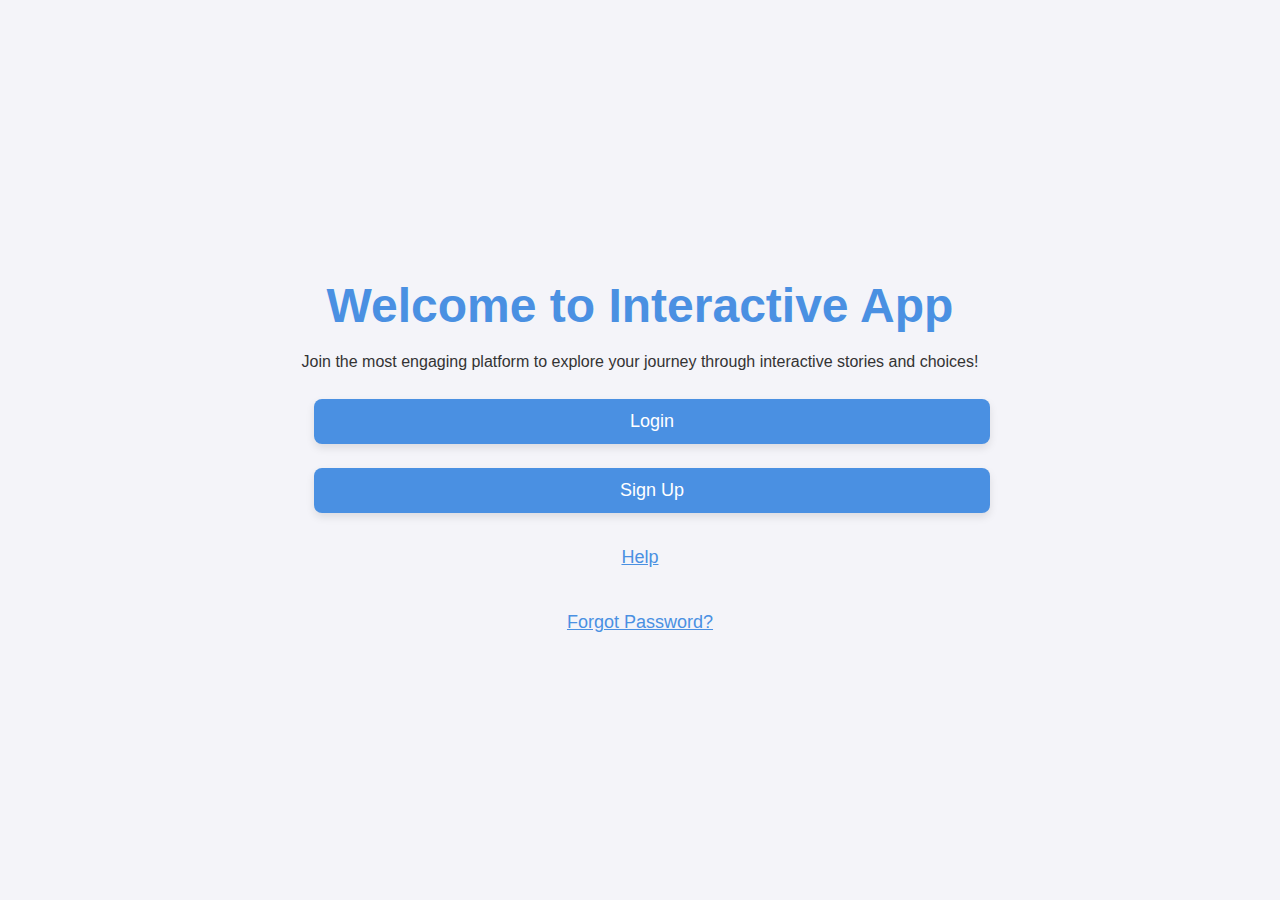
<file: index.html>
<!DOCTYPE html>
<html lang="en">
<head>
  <meta charset="UTF-8">
  <meta name="viewport" content="width=device-width, initial-scale=1.0">
  <title>Interactive App - Home</title>
  <link rel="stylesheet" href="styles.css">
</head>
<body>
  <!-- Home Screen -->
  <div id="homeScreen" class="section">
    <h1>Welcome to Interactive App</h1>
    <p>Join the most engaging platform to explore your journey through interactive stories and choices!</p>
    <div class="button-container">
      <button id="loginButton" class="btn">Login</button>
      <button id="signupButton" class="btn">Sign Up</button>
    </div>
    <button id="helpButton" class="link-btn">Help</button>
    <button id="forgotPasswordButton" class="link-btn">Forgot Password?</button>
  </div>

  <!-- Login Section -->
  <div id="loginSection" class="section hidden">
    <h2>Login</h2>
    <input type="text" id="usernameInput" placeholder="Enter your username">
    <input type="password" id="passwordInput" placeholder="Enter your password">
    <button id="loginSubmitButton" class="btn">Submit</button>
    <button id="backToHomeFromLogin" class="link-btn">Back</button>
  </div>

  <!-- Sign-Up Section -->
  <div id="signUpSection" class="section hidden">
    <h2>Sign Up</h2>
    <input type="text" id="signupUsernameInput" placeholder="Choose a username">
    <input type="password" id="signupPasswordInput" placeholder="Choose a password">
    <input type="email" id="signupEmailInput" placeholder="Enter your email">
    <button id="signUpSubmitButton" class="btn">Submit</button>
    <button id="backToHomeFromSignUp" class="link-btn">Back</button>
  </div>

  <!-- Help Modal -->
  <div id="helpModal" class="modal hidden">
    <div class="modal-content">
      <span id="closeHelpButton" class="close">&times;</span>
      <h3>About Interactive App</h3>
      <p>Interactive App allows you to customize your journey, make meaningful choices, and explore personalized outcomes. Join us today!</p>
    </div>
  </div>

  <script src="script.js"></script>
</body>
</html>
</file>
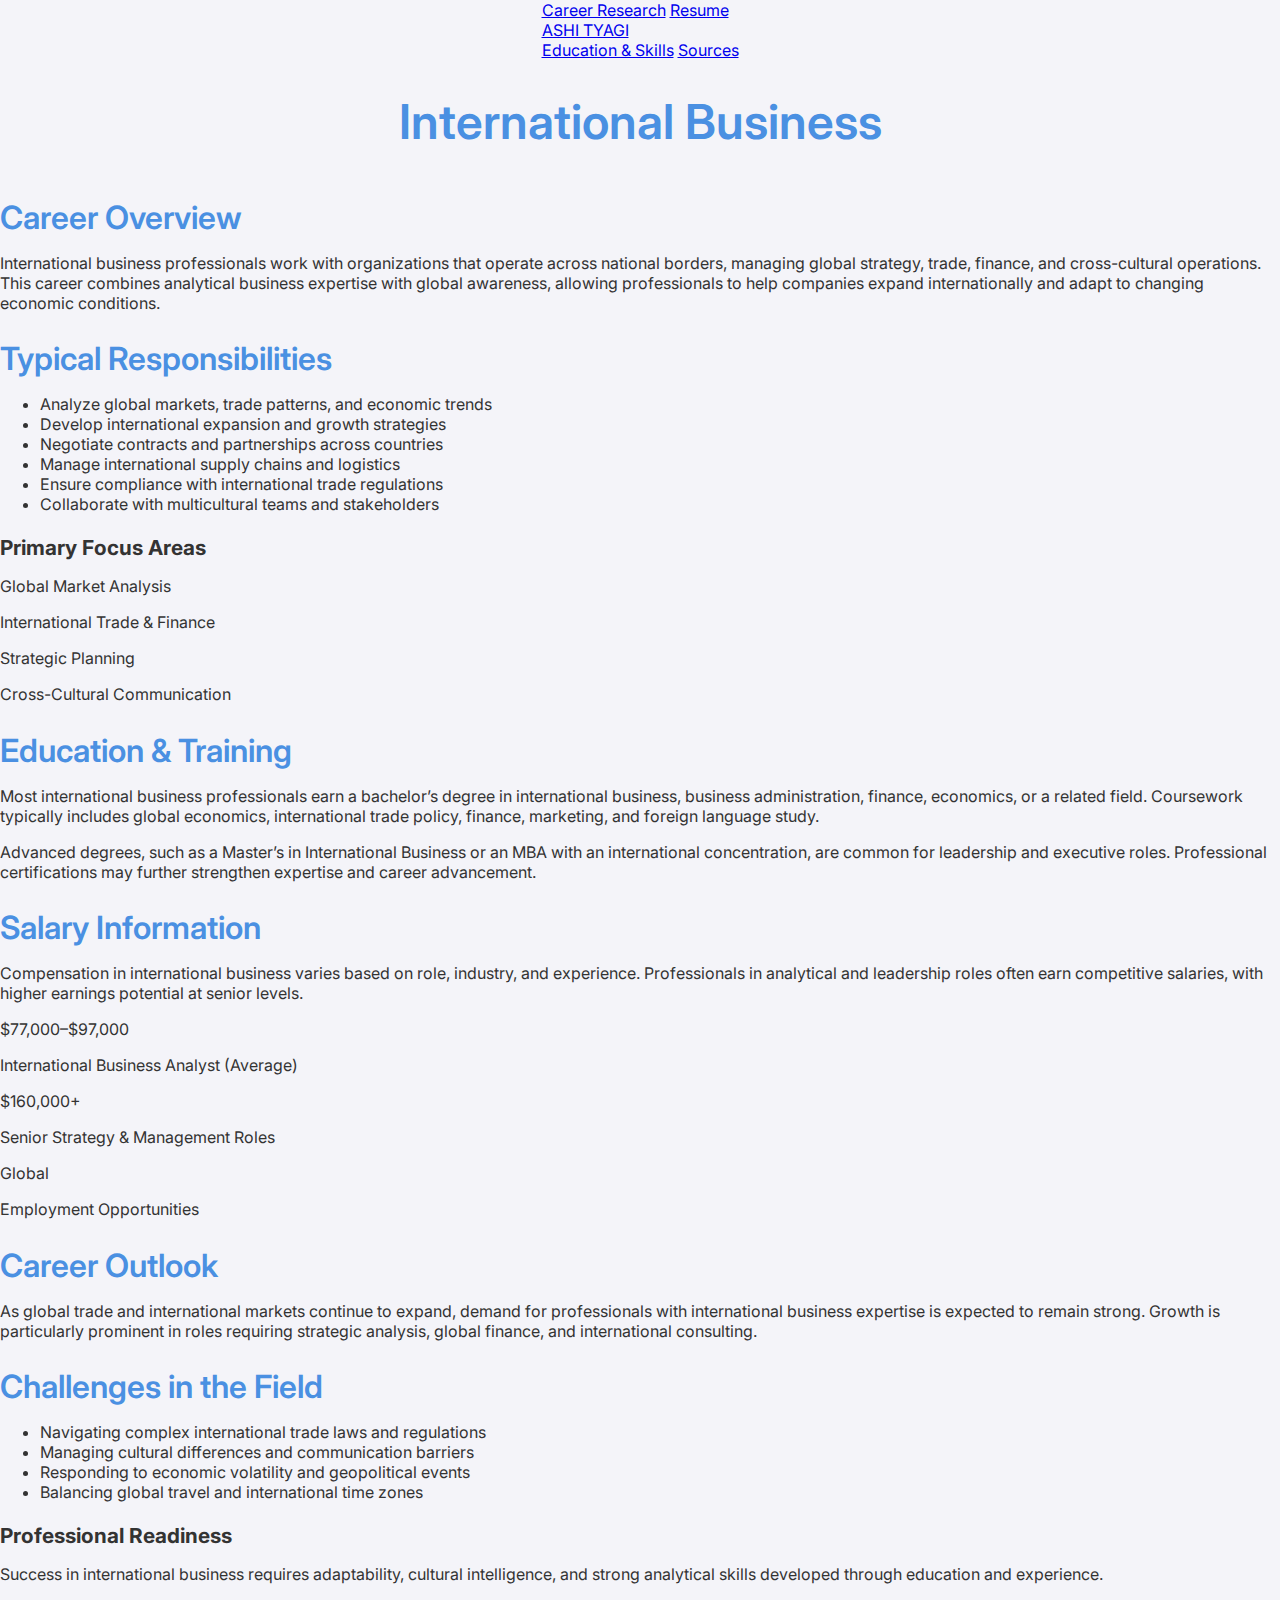
<file: career-research.html>
<!DOCTYPE html>
<html lang="en">
<head>
  <meta charset="UTF-8">
  <meta name="viewport" content="width=device-width, initial-scale=1.0">
  <title>Career Research | Ashi Tyagi</title>

  <link href="https://fonts.googleapis.com/css2?family=Playfair+Display:wght@500;700;900&family=Inter:wght@300;400;500;600&display=swap" rel="stylesheet">
  <link rel="stylesheet" href="styles.css">
</head>

<body>

  <!-- NAVBAR -->
  <header id="CRnavbar">
    <nav class="nav-container">

      <div class="nav-left">
        <a href="career-research.html">Career Research</a>
        <a href="resume.html">Resume</a>
      </div>

      <a href="index.html" class="logo">ASHI TYAGI</a>

      <div class="nav-right">
        <a href="education-skills.html">Education & Skills</a>
        <a href="sources.html">Sources</a>
      </div>

    </nav>
  </header>

  <!-- PAGE HERO -->
  <section class="page-hero">

    <!-- background image placeholder -->
    <div class="page-hero-bg"></div>

    <div class="page-hero-content">
      <h1>International Business</h1>
    </div>

  </section>

  <!-- CONTENT -->
  <main class="content">

    <section class="content-section">
      <h2>Career Overview</h2>
      <p>
        International business professionals work with organizations that operate across national
        borders, managing global strategy, trade, finance, and cross-cultural operations. This career
        combines analytical business expertise with global awareness, allowing professionals to help
        companies expand internationally and adapt to changing economic conditions.
      </p>
    </section>

    <section class="content-section split">
      <div>
        <h2>Typical Responsibilities</h2>
        <ul class="clean-list">
          <li>Analyze global markets, trade patterns, and economic trends</li>
          <li>Develop international expansion and growth strategies</li>
          <li>Negotiate contracts and partnerships across countries</li>
          <li>Manage international supply chains and logistics</li>
          <li>Ensure compliance with international trade regulations</li>
          <li>Collaborate with multicultural teams and stakeholders</li>
        </ul>
      </div>

      <div class="stat-card">
        <h3>Primary Focus Areas</h3>
        <p>Global Market Analysis</p>
        <p>International Trade & Finance</p>
        <p>Strategic Planning</p>
        <p>Cross-Cultural Communication</p>
      </div>
    </section>

    <section class="content-section">
      <h2>Education & Training</h2>
      <p>
        Most international business professionals earn a bachelor’s degree in international business,
        business administration, finance, economics, or a related field. Coursework typically includes
        global economics, international trade policy, finance, marketing, and foreign language study.
      </p>

      <p>
        Advanced degrees, such as a Master’s in International Business or an MBA with an international
        concentration, are common for leadership and executive roles. Professional certifications may
        further strengthen expertise and career advancement.
      </p>
    </section>

    <section class="content-section split light">
      <div>
        <h2>Salary Information</h2>
        <p>
          Compensation in international business varies based on role, industry, and experience.
          Professionals in analytical and leadership roles often earn competitive salaries, with higher
          earnings potential at senior levels.
        </p>
      </div>

      <div class="stat-grid">
        <div class="stat">
          <span>$77,000–$97,000</span>
          <p>International Business Analyst (Average)</p>
        </div>

        <div class="stat">
          <span>$160,000+</span>
          <p>Senior Strategy & Management Roles</p>
        </div>

        <div class="stat">
          <span>Global</span>
          <p>Employment Opportunities</p>
        </div>
      </div>
    </section>

    <section class="content-section">
      <h2>Career Outlook</h2>
      <p>
        As global trade and international markets continue to expand, demand for professionals with
        international business expertise is expected to remain strong. Growth is particularly prominent
        in roles requiring strategic analysis, global finance, and international consulting.
      </p>
    </section>

    <section class="content-section split">
      <div>
        <h2>Challenges in the Field</h2>
        <ul class="clean-list">
          <li>Navigating complex international trade laws and regulations</li>
          <li>Managing cultural differences and communication barriers</li>
          <li>Responding to economic volatility and geopolitical events</li>
          <li>Balancing global travel and international time zones</li>
        </ul>
      </div>

      <div class="stat-card">
        <h3>Professional Readiness</h3>
        <p>
          Success in international business requires adaptability, cultural intelligence, and strong
          analytical skills developed through education and experience.
        </p>
      </div>
    </section>

  </main>

  <script src="script.js"></script>
</body>
</html>
</file>
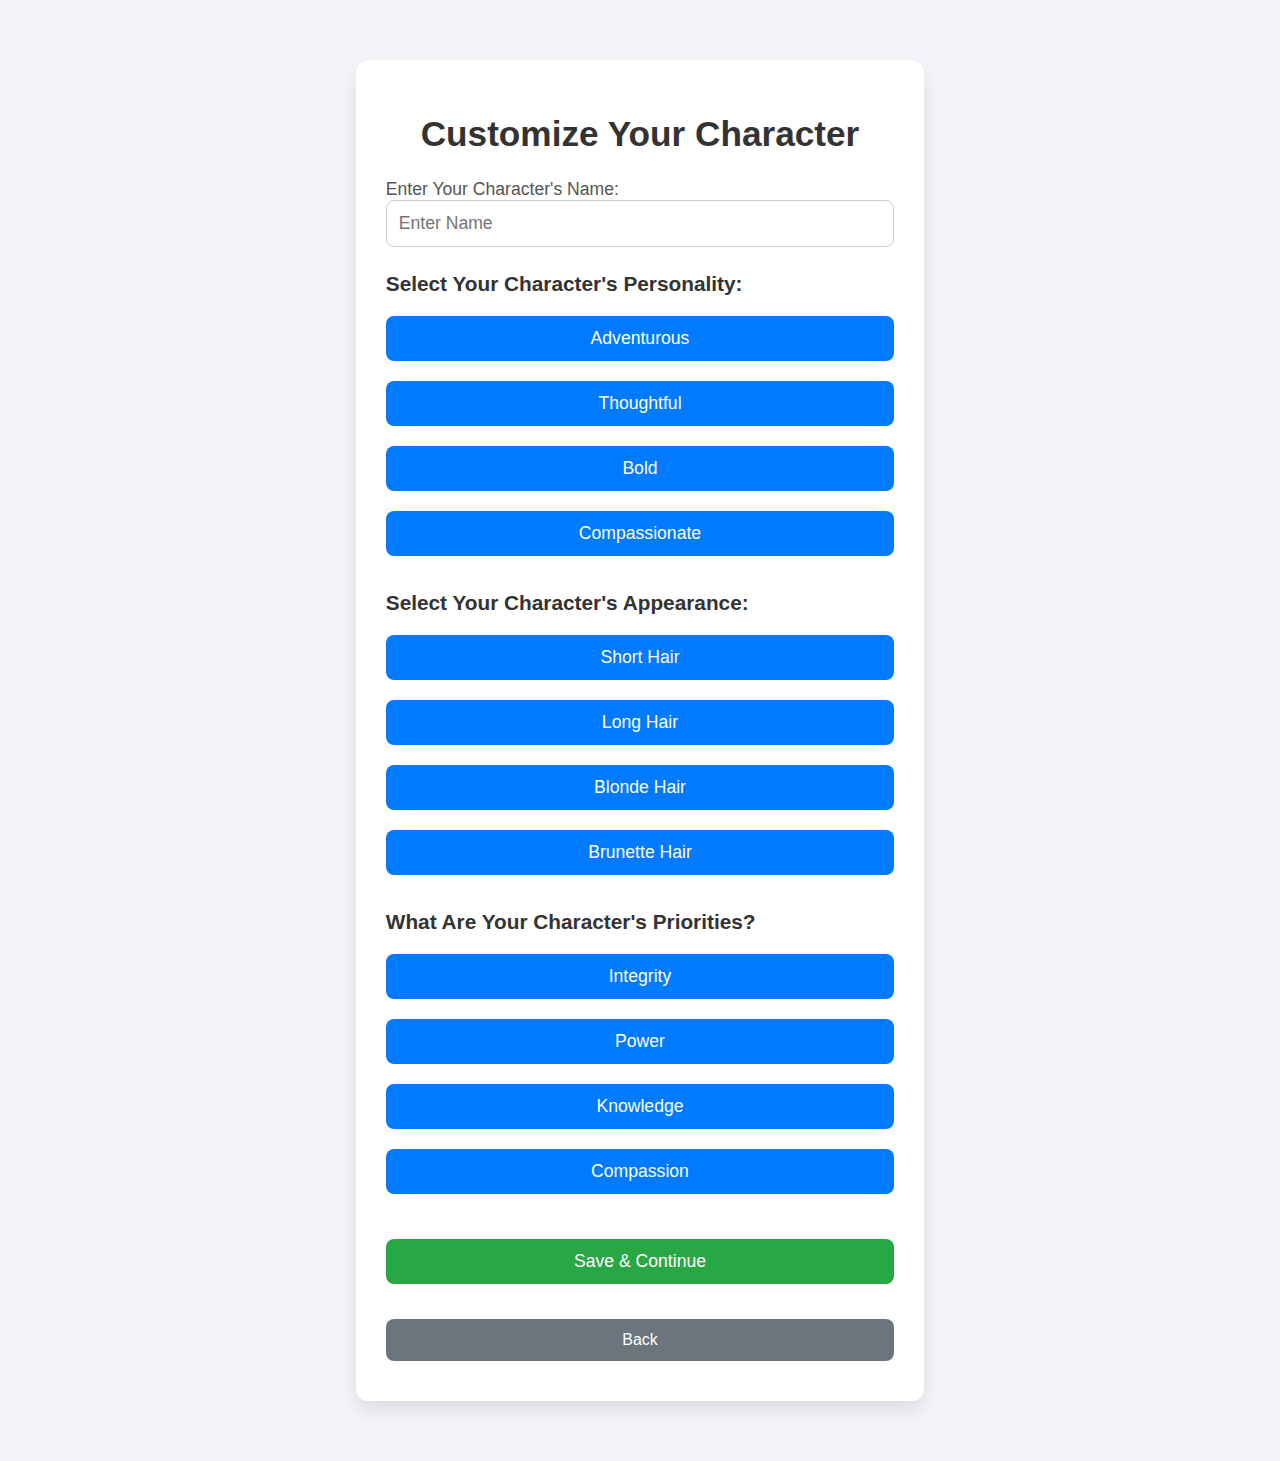
<file: customization.html>
<!DOCTYPE html>
<html lang="en">
<head>
  <meta charset="UTF-8">
  <meta name="viewport" content="width=device-width, initial-scale=1.0">
  <title>Character Customization</title>
  <link rel="stylesheet" href="styles.css">
</head>
<body>
  <div id="customization-container">
    <h1>Customize Your Character</h1>

    <!-- Name Input -->
    <div id="character-name">
      <label for="name-input">Enter Your Character's Name:</label>
      <input type="text" id="name-input" placeholder="Enter Name">
    </div>

    <!-- Personality Selection -->
    <div id="personality-selection">
      <h3>Select Your Character's Personality:</h3>
      <button class="personality-button" id="adventurous">Adventurous</button>
      <button class="personality-button" id="thoughtful">Thoughtful</button>
      <button class="personality-button" id="bold">Bold</button>
      <button class="personality-button" id="compassionate">Compassionate</button>
    </div>

    <!-- Appearance Selection -->
    <div id="appearance-selection">
      <h3>Select Your Character's Appearance:</h3>
      <button class="appearance-button" id="short-hair">Short Hair</button>
      <button class="appearance-button" id="long-hair">Long Hair</button>
      <button class="appearance-button" id="blonde-hair">Blonde Hair</button>
      <button class="appearance-button" id="brunette-hair">Brunette Hair</button>
    </div>

    <!-- Priorities Selection -->
    <div id="priority-selection">
      <h3>What Are Your Character's Priorities?</h3>
      <button class="priority-button" id="integrity">Integrity</button>
      <button class="priority-button" id="power">Power</button>
      <button class="priority-button" id="knowledge">Knowledge</button>
      <button class="priority-button" id="compassion">Compassion</button>
    </div>

    <!-- Save and Navigation -->
    <div id="customization-nav">
      <button id="save-character">Save & Continue</button>
      <button id="back-to-home">Back</button>
    </div>
  </div>

  <script src="customization.js"></script>
</body>
</html>
</file>
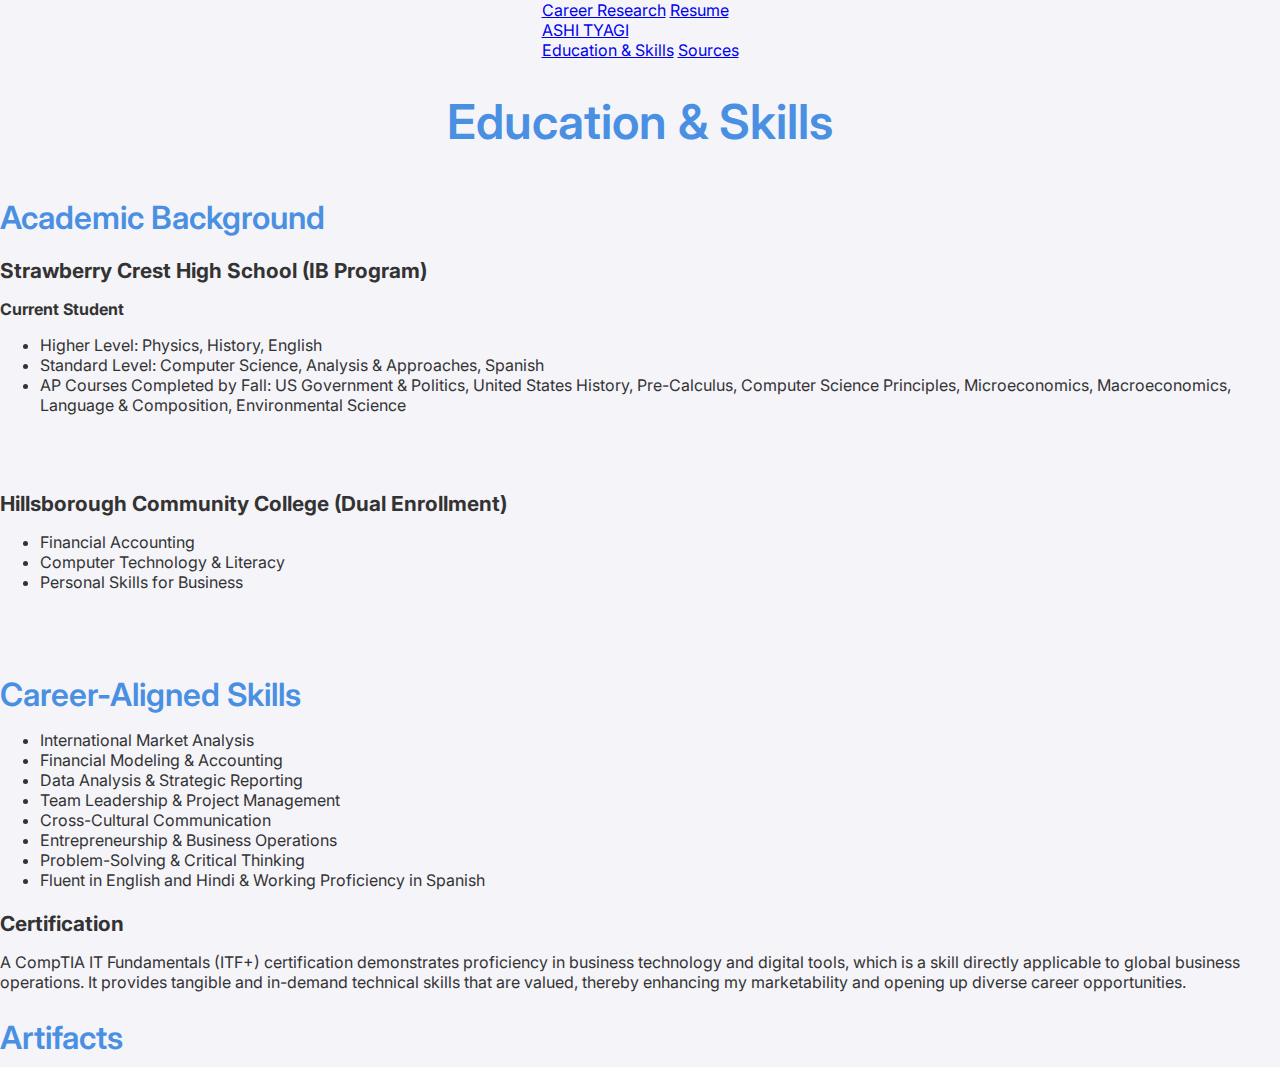
<file: education-skills.html>
<!DOCTYPE html>
<html lang="en">
<head>
  <meta charset="UTF-8">
  <meta name="viewport" content="width=device-width, initial-scale=1.0">
  <title>Education & Skills | Ashi Tyagi</title>

  <link href="https://fonts.googleapis.com/css2?family=Playfair+Display:wght@500;700;900&family=Inter:wght@300;400;500;600&display=swap" rel="stylesheet">
  <link rel="stylesheet" href="styles.css">
</head>

<body>

  <!-- NAVBAR -->
  <header id="CRnavbar">
    <nav class="nav-container">

      <div class="nav-left">
        <a href="career-research.html">Career Research</a>
        <a href="resume.html">Resume</a>
      </div>

      <a href="index.html" class="logo">ASHI TYAGI</a>

      <div class="nav-right">
        <a href="education-skills.html">Education & Skills</a>
        <a href="sources.html">Sources</a>
      </div>

    </nav>
  </header>

  <!-- PAGE HERO -->
  <section class="page-hero">
    <div class="page-hero-bg"></div>

    <div class="page-hero-content">
      <h1>Education & Skills</h1>
    </div>
  </section>

  <!-- CONTENT -->
  <main class="content">

    <!-- EDUCATION -->
    <section class="content-section">
      <h2>Academic Background</h2>

      <div class="stat-card">
        <h3>Strawberry Crest High School (IB Program)</h3>
        <p><strong>Current Student</strong></p>
        <ul class="clean-list">
          <li>Higher Level: Physics, History, English</li>
          <li>Standard Level: Computer Science, Analysis & Approaches, Spanish</li>
          <li>AP Courses Completed by Fall: US Government & Politics, United States History, Pre-Calculus, Computer Science Principles, Microeconomics, Macroeconomics, Language & Composition, Environmental Science</li>
        </ul>
      </div>

      <br><br>

      <div class="stat-card">
        <h3>Hillsborough Community College (Dual Enrollment)</h3>
        <ul class="clean-list">
          <li>Financial Accounting</li>
          <li>Computer Technology & Literacy</li>
          <li>Personal Skills for Business</li>
        </ul>
      </div>

      <br><br>
    </section>

    <!-- SKILLS -->
    <section class="content-section split light">
      <div>
        <h2>Career-Aligned Skills</h2>
        <ul class="clean-list">
          <li>International Market Analysis</li>
          <li>Financial Modeling & Accounting</li>
          <li>Data Analysis & Strategic Reporting</li>
          <li>Team Leadership & Project Management</li>
          <li>Cross-Cultural Communication</li>
          <li>Entrepreneurship & Business Operations</li>
          <li>Problem-Solving & Critical Thinking</li>
          <li>Fluent in English and Hindi & Working Proficiency in Spanish</li>
        </ul>
      </div>

      <div class="stat-card">
        <h3>Certification</h3>
        <p>A CompTIA IT Fundamentals (ITF+) certification demonstrates proficiency in business technology and digital tools, which is a skill directly applicable to global business operations. It provides tangible and in-demand technical skills that are valued, thereby enhancing my marketability and opening up diverse career opportunities.</p>
      </div>
    </section>

<!-- ARTIFACTS SECTION -->
<section class="content-section artifacts-section">
  <h2>Artifacts</h2>

  <div class="artifacts-scroll">
    <div class="artifact-card"></div>
    <div class="artifact-card"></div>
    <div class="artifact-card"></div>
    <div class="artifact-card"></div>
    <div class="artifact-card"></div>
    <div class="artifact-card"></div>
  </div>
</section>
  </main>

  <script src="script.js"></script>
</body>
</html>
</file>
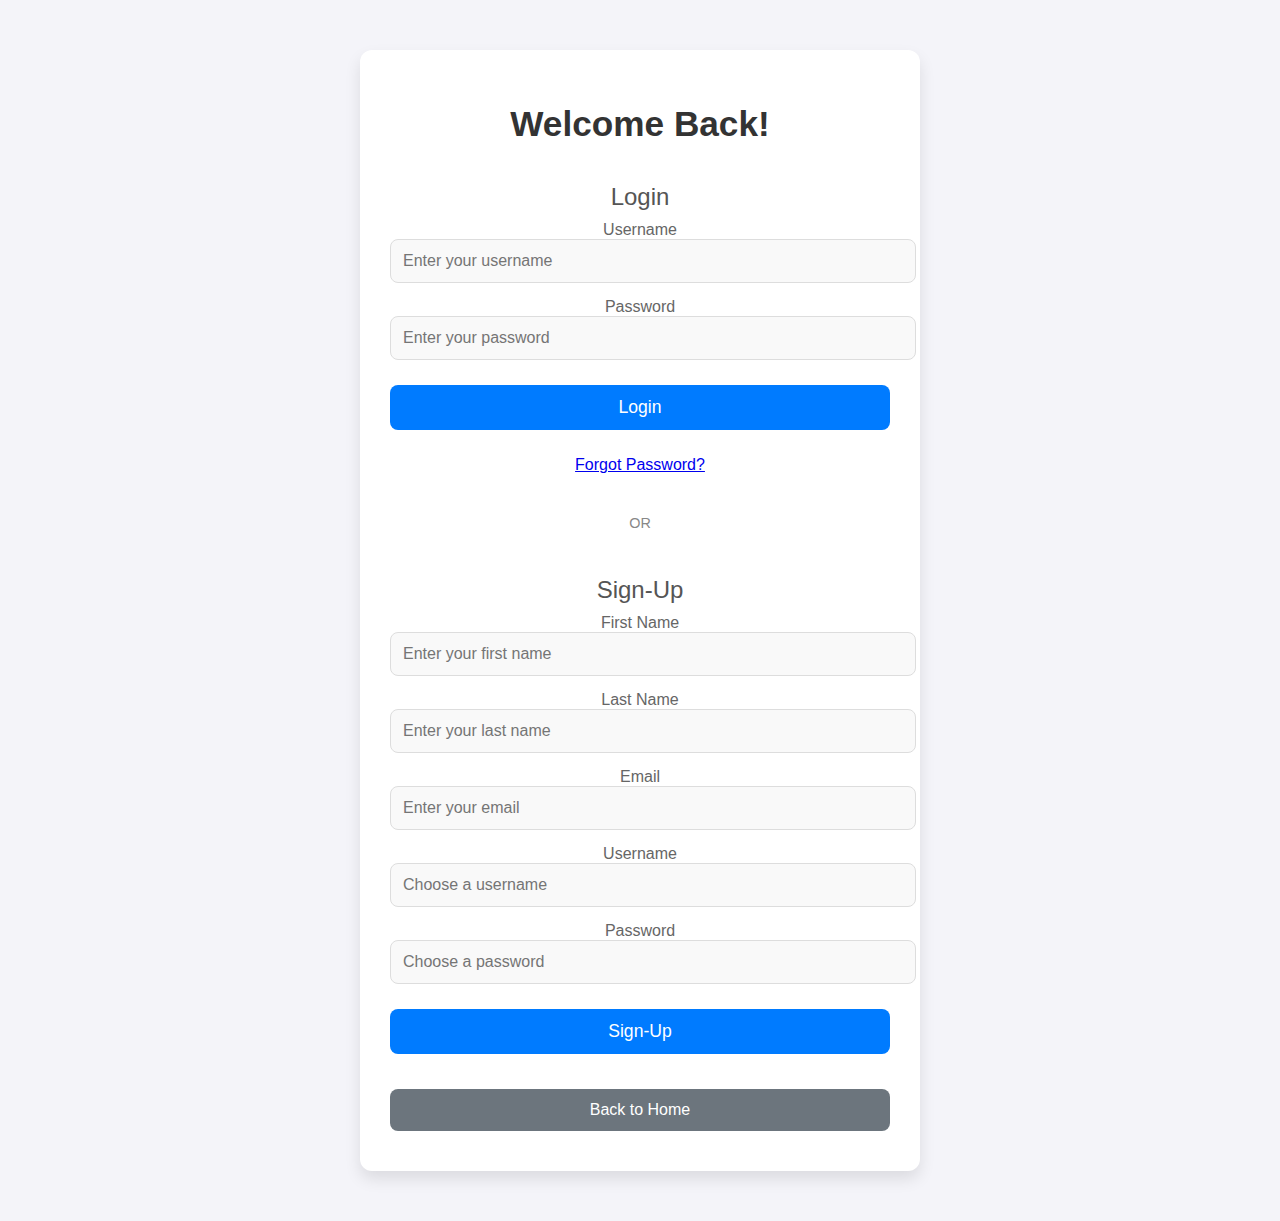
<file: login.html>
<!DOCTYPE html>
<html lang="en">
<head>
  <meta charset="UTF-8">
  <meta name="viewport" content="width=device-width, initial-scale=1.0">
  <title>Login & Sign-Up</title>
  <link rel="stylesheet" href="styles.css">
</head>
<body>
  <div id="auth-container">
    <h1>Welcome Back!</h1>
    <div id="auth-options">
      <!-- Login Form -->
      <div id="login-form">
        <h2>Login</h2>
        <label for="login-username">Username</label>
        <input type="text" id="login-username" placeholder="Enter your username">
        
        <label for="login-password">Password</label>
        <input type="password" id="login-password" placeholder="Enter your password">
        
        <button id="login-button">Login</button>
        <p><a id="forgot-password-link" href="#">Forgot Password?</a></p>
      </div>

      <!-- Divider -->
      <div class="divider">OR</div>

      <!-- Sign-Up Form -->
      <div id="signup-form">
        <h2>Sign-Up</h2>
        <label for="signup-firstname">First Name</label>
        <input type="text" id="signup-firstname" placeholder="Enter your first name">
        
        <label for="signup-lastname">Last Name</label>
        <input type="text" id="signup-lastname" placeholder="Enter your last name">
        
        <label for="signup-email">Email</label>
        <input type="email" id="signup-email" placeholder="Enter your email">
        
        <label for="signup-username">Username</label>
        <input type="text" id="signup-username" placeholder="Choose a username">
        
        <label for="signup-password">Password</label>
        <input type="password" id="signup-password" placeholder="Choose a password">
        
        <button id="signup-button">Sign-Up</button>
      </div>
    </div>

    <button id="back-to-home">Back to Home</button>
  </div>

  <script src="script.js"></script>
</body>
</html>
</file>
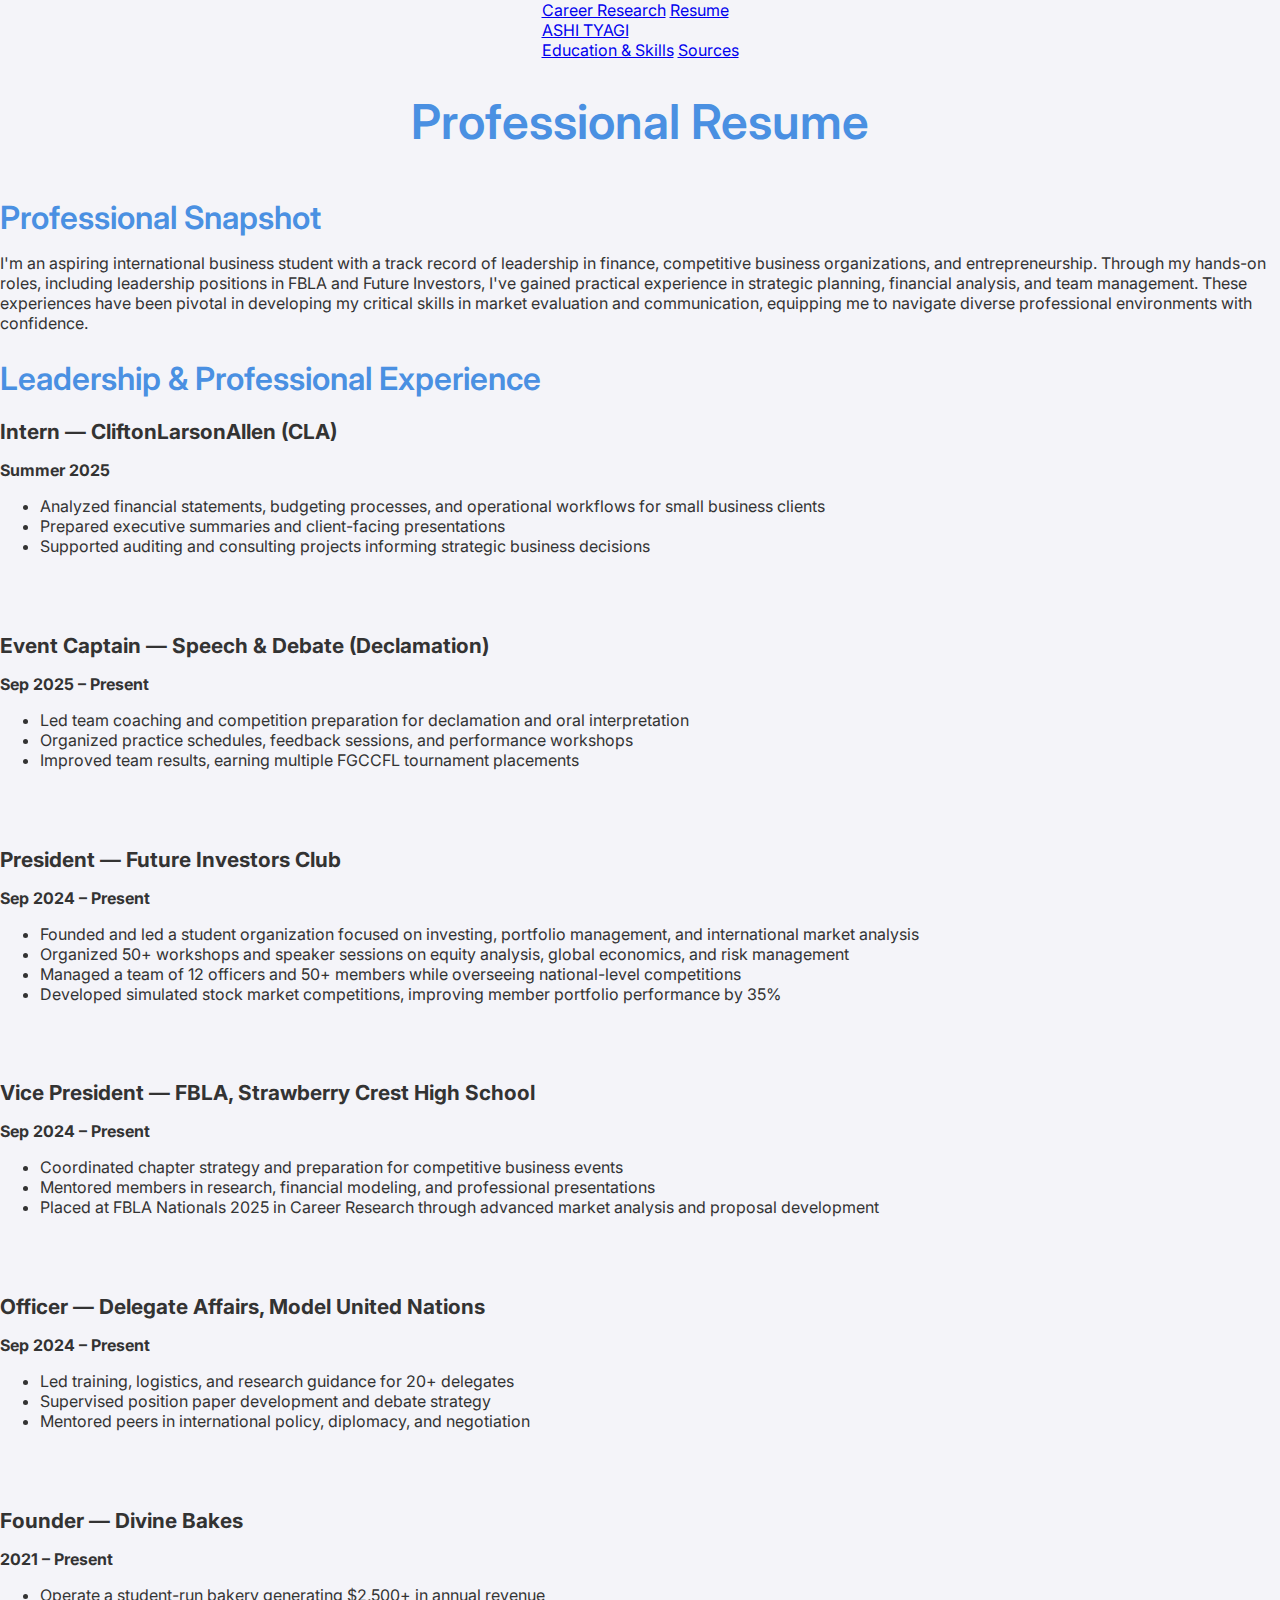
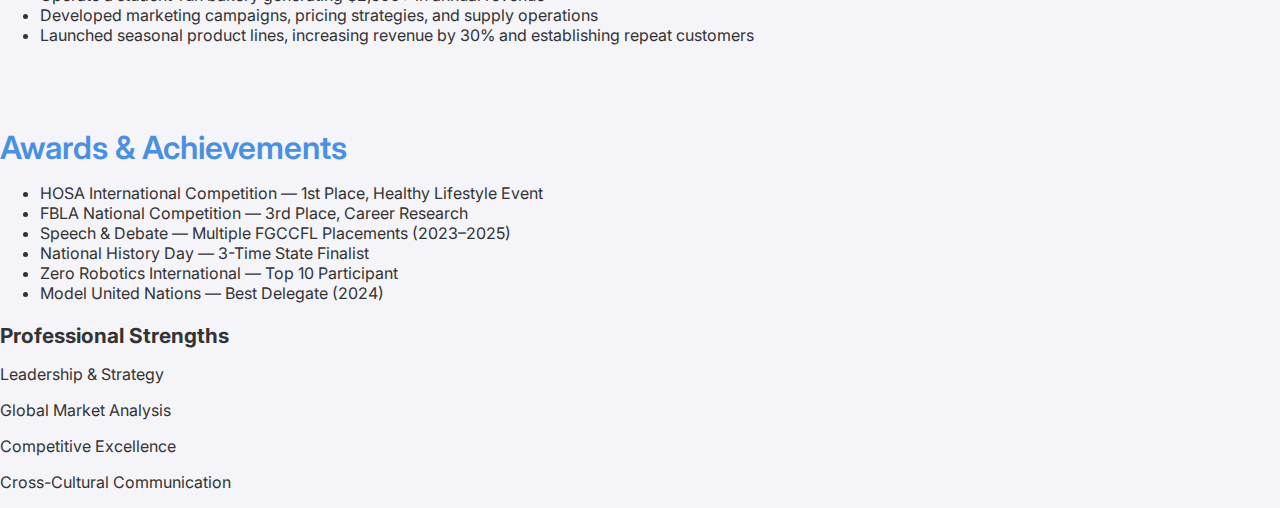
<file: resume.html>
<!DOCTYPE html>
<html lang="en">
<head>
  <meta charset="UTF-8">
  <meta name="viewport" content="width=device-width, initial-scale=1.0">
  <title>Resume | Ashi Tyagi</title>

  <link href="https://fonts.googleapis.com/css2?family=Playfair+Display:wght@500;700;900&family=Inter:wght@300;400;500;600&display=swap" rel="stylesheet">
  <link rel="stylesheet" href="styles.css">
</head>

<body>

  <!-- NAVBAR -->
  <header id="CRnavbar">
    <nav class="nav-container">

      <div class="nav-left">
        <a href="career-research.html">Career Research</a>
        <a href="resume.html">Resume</a>
      </div>

      <a href="index.html" class="logo">ASHI TYAGI</a>

      <div class="nav-right">
        <a href="education-skills.html">Education & Skills</a>
        <a href="sources.html">Sources</a>
      </div>

    </nav>
  </header>

  <!-- PAGE HERO -->
  <section class="page-hero">
    <div class="page-hero-bg"></div>

    <div class="page-hero-content">
      <h1>Professional Resume</h1>
    </div>
  </section>

  <!-- CONTENT -->
  <main class="content">

    <!-- SNAPSHOT -->
    <section class="content-section">
      <h2>Professional Snapshot</h2>
      <p>
        I'm an aspiring international business student with a track record of leadership in finance, competitive
        business organizations, and entrepreneurship. Through my hands-on roles, including leadership positions in 
        FBLA and Future Investors, I've gained practical experience in strategic planning, financial analysis, and 
        team management. These experiences have been pivotal in developing my critical skills in market evaluation 
        and communication, equipping me to navigate diverse professional environments with confidence. 
      </p>
    </section>

    <!-- LEADERSHIP & EXPERIENCE -->
    <section class="content-section">
      <h2>Leadership & Professional Experience</h2>

      <div class="stat-card">
        <h3>Intern — CliftonLarsonAllen (CLA)</h3>
        <p><strong>Summer 2025</strong></p>
        <ul class="clean-list">
          <li>Analyzed financial statements, budgeting processes, and operational workflows for small business clients</li>
          <li>Prepared executive summaries and client-facing presentations</li>
          <li>Supported auditing and consulting projects informing strategic business decisions</li>
        </ul>
      </div>

      <br><br>

       <div class="stat-card">
        <h3>Event Captain — Speech & Debate (Declamation)</h3>
        <p><strong>Sep 2025 – Present</strong></p>
        <ul class="clean-list">
          <li>Led team coaching and competition preparation for declamation and oral interpretation</li>
          <li>Organized practice schedules, feedback sessions, and performance workshops</li>
          <li>Improved team results, earning multiple FGCCFL tournament placements</li>
        </ul>
       </div>

      <br><br>

      <div class="stat-card">
        <h3>President — Future Investors Club</h3>
        <p><strong>Sep 2024 – Present</strong></p>
        <ul class="clean-list">
          <li>Founded and led a student organization focused on investing, portfolio management, and international market analysis</li>
          <li>Organized 50+ workshops and speaker sessions on equity analysis, global economics, and risk management</li>
          <li>Managed a team of 12 officers and 50+ members while overseeing national-level competitions</li>
          <li>Developed simulated stock market competitions, improving member portfolio performance by 35%</li>
        </ul>
      </div>

      <br><br>

      <div class="stat-card">
        <h3>Vice President — FBLA, Strawberry Crest High School</h3>
        <p><strong>Sep 2024 – Present</strong></p>
        <ul class="clean-list">
          <li>Coordinated chapter strategy and preparation for competitive business events</li>
          <li>Mentored members in research, financial modeling, and professional presentations</li>
          <li>Placed at FBLA Nationals 2025 in Career Research through advanced market analysis and proposal development</li>
        </ul>
      </div>

      <br><br>

      <div class="stat-card">
        <h3>Officer — Delegate Affairs, Model United Nations</h3>
        <p><strong>Sep 2024 – Present</strong></p>
        <ul class="clean-list">
          <li>Led training, logistics, and research guidance for 20+ delegates</li>
          <li>Supervised position paper development and debate strategy</li>
          <li>Mentored peers in international policy, diplomacy, and negotiation</li>
        </ul>
      </div>

      <br><br>

      <div class="stat-card">
        <h3>Founder — Divine Bakes</h3>
        <p><strong>2021 – Present</strong></p>
        <ul class="clean-list">
          <li>Operate a student-run bakery generating $2,500+ in annual revenue</li>
          <li>Developed marketing campaigns, pricing strategies, and supply operations</li>
          <li>Launched seasonal product lines, increasing revenue by 30% and establishing repeat customers</li>
        </ul>
      </div>

      <br><br>

    </section>

    <!-- AWARDS -->
    <section class="content-section split light">
      <div>
        <h2>Awards & Achievements</h2>
        <ul class="clean-list">
          <li>HOSA International Competition — 1st Place, Healthy Lifestyle Event</li>
          <li>FBLA National Competition — 3rd Place, Career Research</li>
          <li>Speech & Debate — Multiple FGCCFL Placements (2023–2025)</li>
          <li>National History Day — 3-Time State Finalist</li>
          <li>Zero Robotics International — Top 10 Participant</li>
          <li>Model United Nations — Best Delegate (2024)</li>
        </ul>
      </div>

      <div class="stat-card">
        <h3>Professional Strengths</h3>
        <p>Leadership & Strategy</p>
        <p>Global Market Analysis</p>
        <p>Competitive Excellence</p>
        <p>Cross-Cultural Communication</p>
      </div>
    </section>
  </main>

  <script src="script.js"></script>
</body>
</html>
</file>
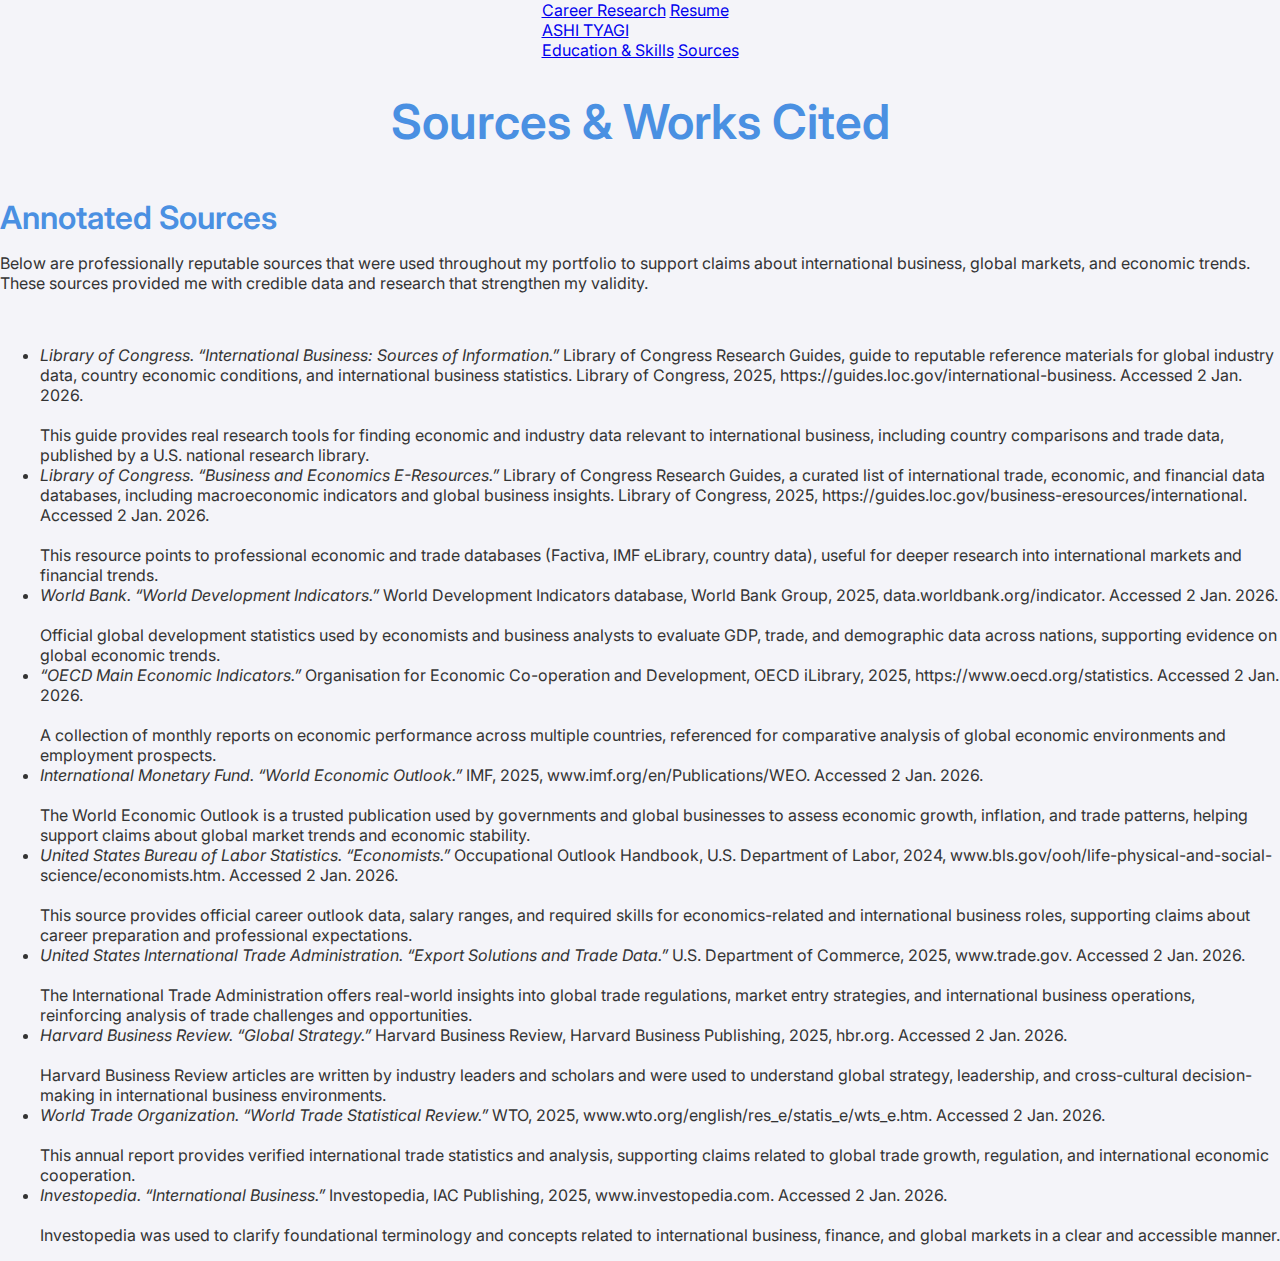
<file: sources.html>
<!DOCTYPE html>
<html lang="en">
<head>
  <meta charset="UTF-8">
  <meta name="viewport" content="width=device-width, initial-scale=1.0">
  <title>Sources | Ashi Tyagi</title>

  <link href="https://fonts.googleapis.com/css2?family=Playfair+Display:wght@500;700;900&family=Inter:wght@300;400;500;600&display=swap" rel="stylesheet">
  <link rel="stylesheet" href="styles.css">
</head>

<body>

  <!-- NAVBAR -->
  <header id="CRnavbar">
    <nav class="nav-container">

      <div class="nav-left">
        <a href="career-research.html">Career Research</a>
        <a href="resume.html">Resume</a>
      </div>

      <a href="index.html" class="logo">ASHI TYAGI</a>

      <div class="nav-right">
        <a href="education-skills.html">Education & Skills</a>
        <a href="sources.html">Sources</a>
      </div>

    </nav>
  </header>

  <!-- PAGE HERO -->
  <section class="page-hero">
    <div class="page-hero-bg"></div>

    <div class="page-hero-content">
      <h1>Sources & Works Cited</h1>
    </div>
  </section>

  <main class="content">

    <section class="content-section fade-in-section">
      <h2>Annotated Sources</h2>

      <p>Below are professionally reputable sources that were used throughout my portfolio to support claims about international business, global markets, and economic trends. These sources provided me with credible data and research that strengthen my validity.</p>
      <br>

      <ul class="clean-list sources-list">

        <li>
          <em>Library of Congress. “International Business: Sources of Information.”</em> Library of Congress Research Guides, guide to reputable reference materials for global industry data, country economic conditions, and international business statistics. Library of Congress, 2025, https://guides.loc.gov/international-business. Accessed 2 Jan. 2026.  
          <br><br>This guide provides real research tools for finding economic and industry data relevant to international business, including country comparisons and trade data, published by a U.S. national research library.
        </li>

        <li>
          <em>Library of Congress. “Business and Economics E-Resources.”</em> Library of Congress Research Guides, a curated list of international trade, economic, and financial data databases, including macroeconomic indicators and global business insights. Library of Congress, 2025, https://guides.loc.gov/business-eresources/international. Accessed 2 Jan. 2026.  
          <br><br>This resource points to professional economic and trade databases (Factiva, IMF eLibrary, country data), useful for deeper research into international markets and financial trends.
        </li>

        <li>
          <em>World Bank. “World Development Indicators.”</em> World Development Indicators database, World Bank Group, 2025, data.worldbank.org/indicator. Accessed 2 Jan. 2026.  
          <br><br>Official global development statistics used by economists and business analysts to evaluate GDP, trade, and demographic data across nations, supporting evidence on global economic trends.
        </li>

        <li>
          <em>“OECD Main Economic Indicators.”</em> Organisation for Economic Co-operation and Development, OECD iLibrary, 2025, https://www.oecd.org/statistics. Accessed 2 Jan. 2026.  
          <br><br>A collection of monthly reports on economic performance across multiple countries, referenced for comparative analysis of global economic environments and employment prospects.
        </li>

        <li>
  <em>International Monetary Fund. “World Economic Outlook.”</em> IMF, 2025, www.imf.org/en/Publications/WEO. Accessed 2 Jan. 2026.
  <br><br>
  The World Economic Outlook is a trusted publication used by governments and global businesses to assess economic growth, inflation, and trade patterns, helping support claims about global market trends and economic stability.
</li>

<li>
  <em>United States Bureau of Labor Statistics. “Economists.”</em> Occupational Outlook Handbook, U.S. Department of Labor, 2024, www.bls.gov/ooh/life-physical-and-social-science/economists.htm. Accessed 2 Jan. 2026.
  <br><br>
  This source provides official career outlook data, salary ranges, and required skills for economics-related and international business roles, supporting claims about career preparation and professional expectations.
</li>

<li>
  <em>United States International Trade Administration. “Export Solutions and Trade Data.”</em> U.S. Department of Commerce, 2025, www.trade.gov. Accessed 2 Jan. 2026.
  <br><br>
  The International Trade Administration offers real-world insights into global trade regulations, market entry strategies, and international business operations, reinforcing analysis of trade challenges and opportunities.
</li>

<li>
  <em>Harvard Business Review. “Global Strategy.”</em> Harvard Business Review, Harvard Business Publishing, 2025, hbr.org. Accessed 2 Jan. 2026.
  <br><br>
  Harvard Business Review articles are written by industry leaders and scholars and were used to understand global strategy, leadership, and cross-cultural decision-making in international business environments.
</li>

<li>
  <em>World Trade Organization. “World Trade Statistical Review.”</em> WTO, 2025, www.wto.org/english/res_e/statis_e/wts_e.htm. Accessed 2 Jan. 2026.
  <br><br>
  This annual report provides verified international trade statistics and analysis, supporting claims related to global trade growth, regulation, and international economic cooperation.
</li>

<li>
  <em>Investopedia. “International Business.”</em> Investopedia, IAC Publishing, 2025, www.investopedia.com. Accessed 2 Jan. 2026.
  <br><br>
  Investopedia was used to clarify foundational terminology and concepts related to international business, finance, and global markets in a clear and accessible manner.
</li>

      </ul>
    </section>
  </main>
  <script src="script.js"></script>
</body>
</html>
</file>
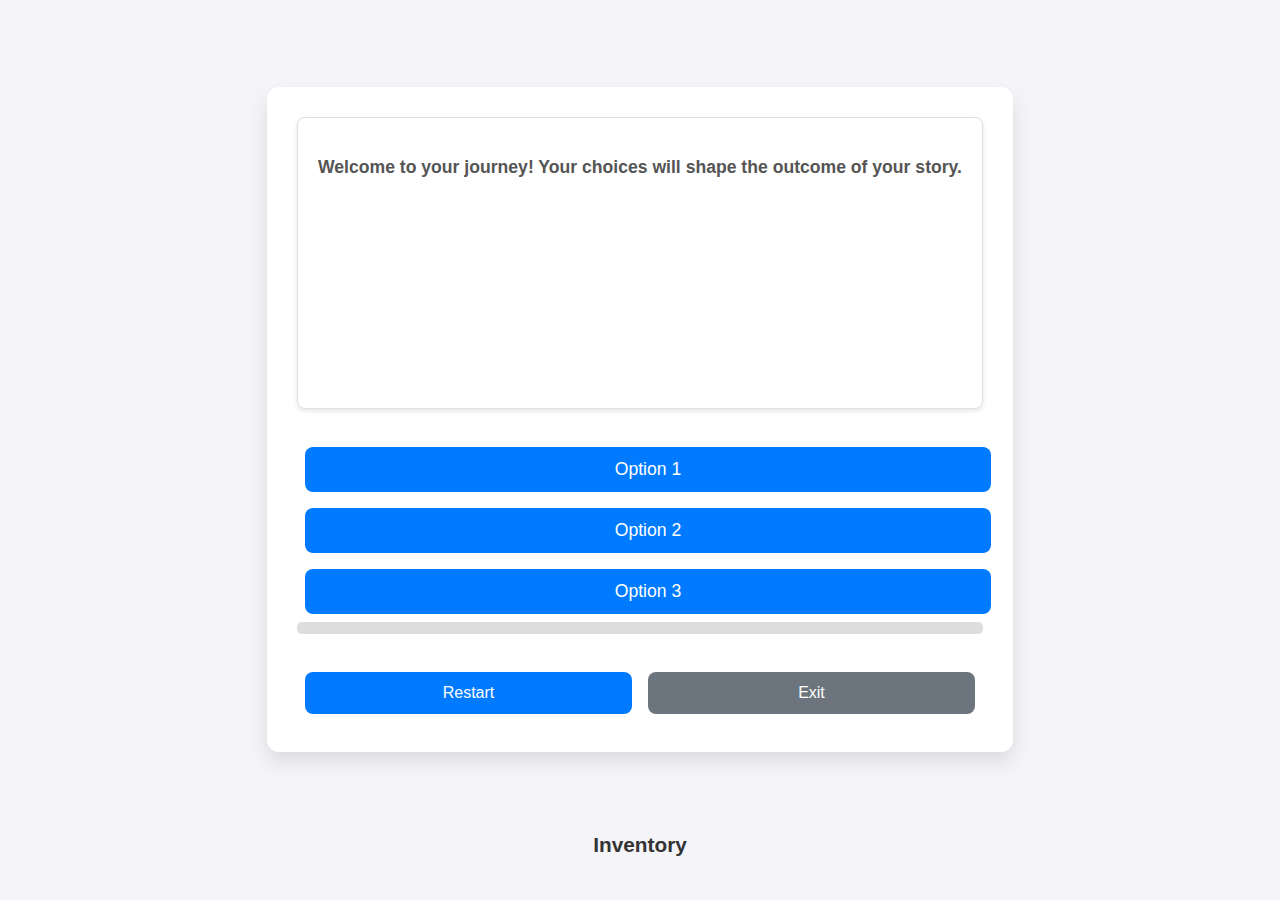
<file: story.html>
<!DOCTYPE html>
<html lang="en">
<head>
  <meta charset="UTF-8">
  <meta name="viewport" content="width=device-width, initial-scale=1.0">
  <title>Interactive Story</title>
  <link rel="stylesheet" href="styles.css">
</head>
<body>
  <div id="story-container">
    <!-- Story Display Area -->
    <div id="story-display">
      <div id="story-text">
        <p class="system-response">Welcome to your journey! Your choices will shape the outcome of your story.</p>
      </div>
    </div>

    <!-- Choices Area -->
    <div id="choices-container">
      <button class="choice-button" data-choice="1">Option 1</button>
      <button class="choice-button" data-choice="2">Option 2</button>
      <button class="choice-button" data-choice="3">Option 3</button>
    </div>

    <!-- Progress Bar -->
    <div id="progress-container">
      <div id="progress-bar"></div>
    </div>

    <!-- Navigation Buttons -->
    <div id="navigation">
      <button id="restart-story">Restart</button>
      <button id="exit-story">Exit</button>
    </div>
  </div>

  <div id="inventory">
    <h3>Inventory</h3>
    <ul id="inventory-list">
      <!-- Items will be dynamically added -->
    </ul>
  </div>  

  <script src="script.js"></script>
</body>
</html>
</file>
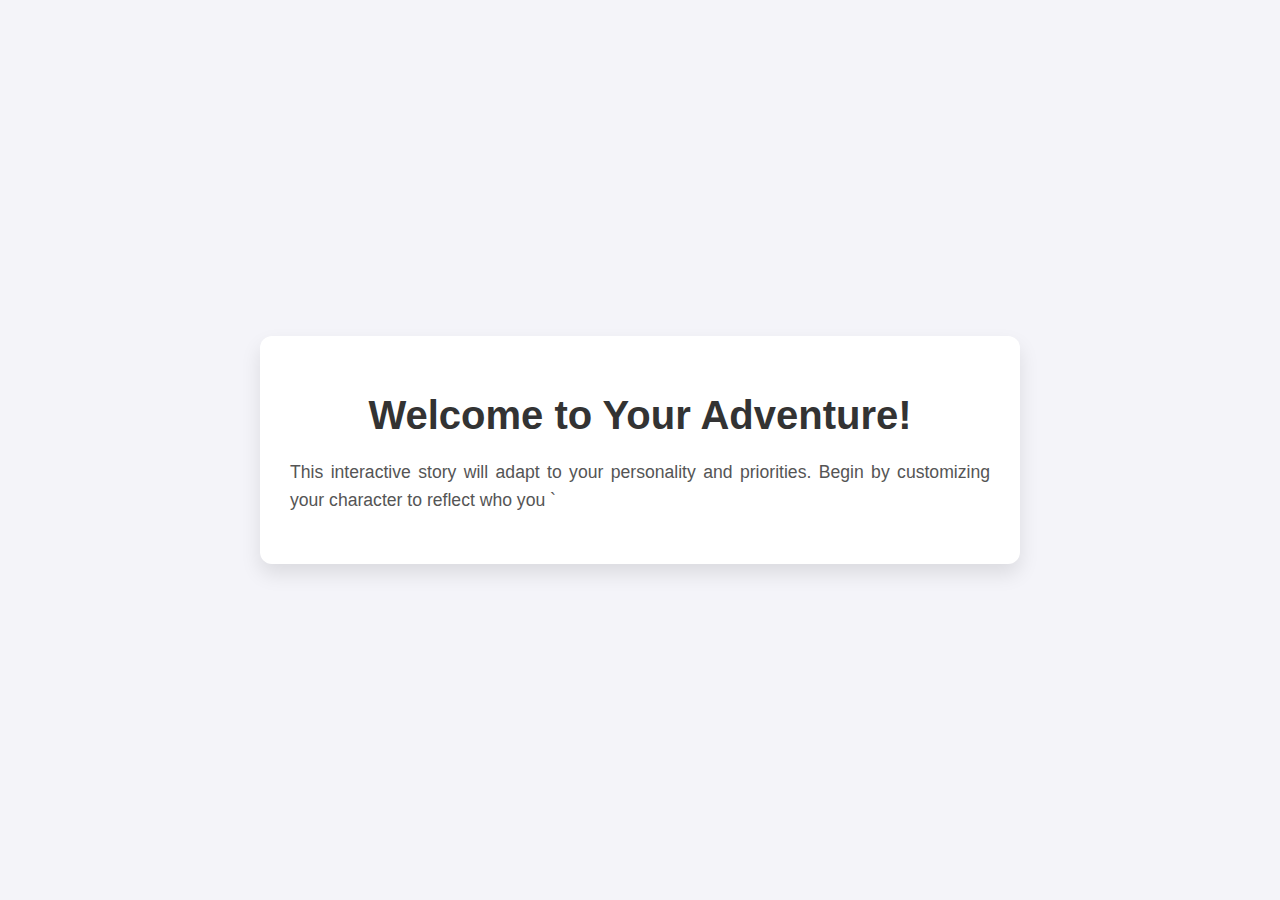
<file: story.intro.html>
<!DOCTYPE html>
<html lang="en">
<head>
  <meta charset="UTF-8">
  <meta name="viewport" content="width=device-width, initial-scale=1.0">
  <title>Story Introduction</title>
  <link rel="stylesheet" href="styles.css">
</head>
<body>
  <div id="story-container">
    <!-- Story Intro Section -->
    <div id="story-intro">
      <h1>Welcome to Your Adventure!</h1>
      <p>This interactive story will adapt to your personality and priorities. Begin by customizing your character to reflect who you
`
</file>
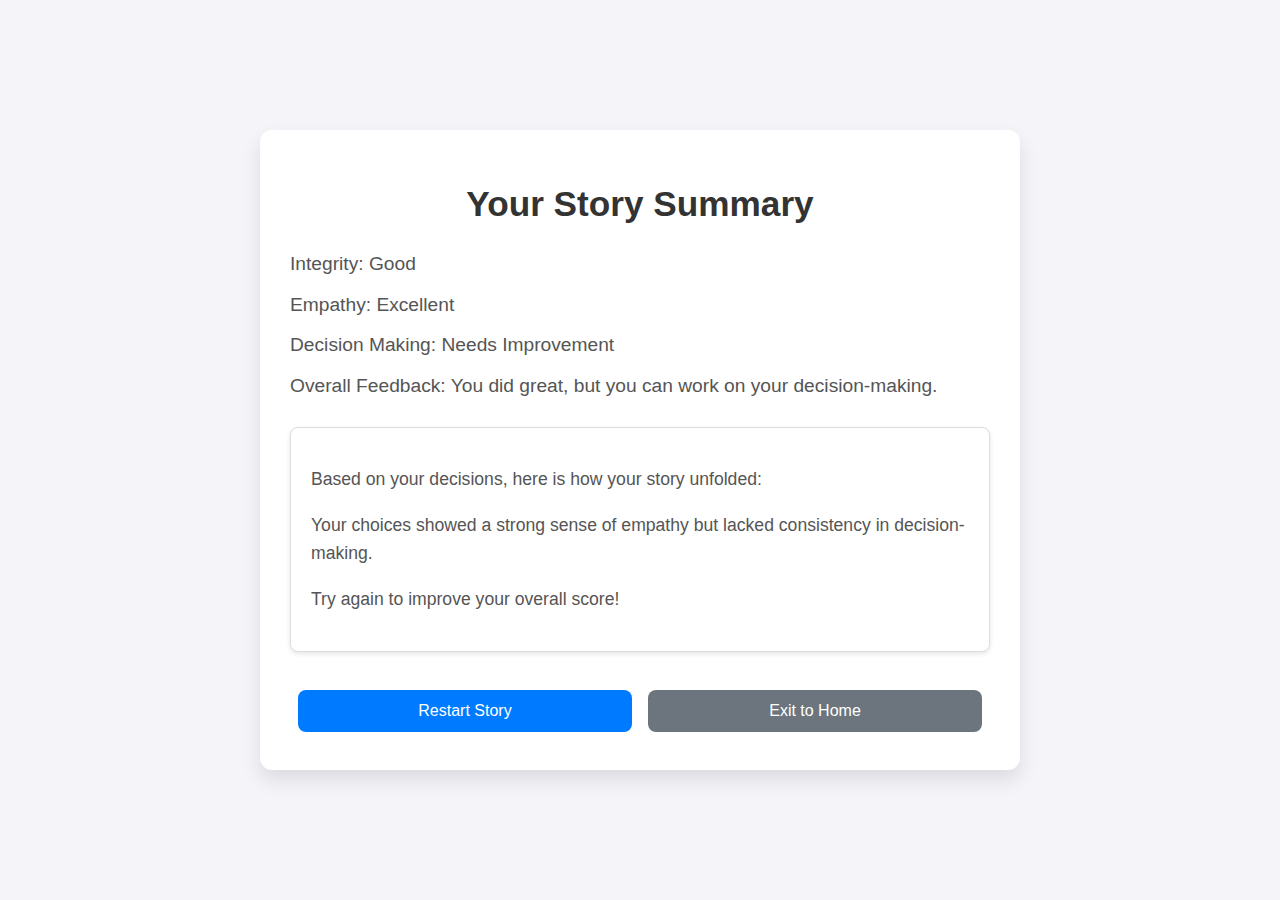
<file: summary.html>
<!DOCTYPE html>
<html lang="en">
<head>
  <meta charset="UTF-8">
  <meta name="viewport" content="width=device-width, initial-scale=1.0">
  <title>Story Summary</title>
  <link rel="stylesheet" href="styles.css">
</head>
<body>
  <div id="summary-container">
    <h1>Your Story Summary</h1>

    <!-- Performance Feedback Section -->
    <div id="performance-feedback">
      <p id="integrity-score">Integrity: Good</p>
      <p id="empathy-score">Empathy: Excellent</p>
      <p id="decision-making-score">Decision Making: Needs Improvement</p>
      <p id="overall-feedback">Overall Feedback: You did great, but you can work on your decision-making.</p>
    </div>

    <!-- Summary Section -->
    <div id="summary-text">
      <p>Based on your decisions, here is how your story unfolded:</p>
      <p>Your choices showed a strong sense of empathy but lacked consistency in decision-making.</p>
      <p>Try again to improve your overall score!</p>
    </div>

    <!-- Navigation Buttons -->
    <div id="navigation">
      <button id="restart-story">Restart Story</button>
      <button id="exit-story">Exit to Home</button>
    </div>
  </div>

  <script src="summary.js"></script>
</body>
</html>
</file>
<file: styles.css>
/* General Styles */
body {
  font-family: 'Inter', Arial, sans-serif;
  margin: 0;
  padding: 0;
  background-color: #f4f4f9;
  color: #333;
  display: flex;
  flex-direction: column;
  align-items: center;
  justify-content: center;
  min-height: 100vh;
  transition: background-color 0.3s ease, color 0.3s ease;
}

h1, h2 {
  color: #4a90e2;
  font-weight: 600;
  transition: color 0.3s ease;
}

h1 {
  font-size: 3rem;
  margin-bottom: 20px;
}

h2 {
  font-size: 2rem;
  margin-bottom: 10px;
}

.section {
  display: none;
  text-align: center;
}

.section.active {
  display: block;
}

/* Buttons */
.btn {
  background-color: #4a90e2;
  color: white;
  border: none;
  padding: 12px 25px;
  margin: 12px;
  border-radius: 8px;
  cursor: pointer;
  font-size: 18px;
  transition: background-color 0.3s ease, transform 0.2s ease;
  box-shadow: 0 4px 8px rgba(0, 0, 0, 0.1);
}

.btn:hover {
  background-color: #357ab7;
  transform: translateY(-2px);
}

.btn:active {
  transform: translateY(1px);
}

.link-btn {
  background: none;
  color: #4a90e2;
  border: none;
  cursor: pointer;
  text-decoration: underline;
  font-size: 18px;
  transition: color 0.3s ease;
}

.link-btn:hover {
  color: #357ab7;
}

/* Modal */
.modal {
  position: fixed;
  top: 0;
  left: 0;
  width: 100%;
  height: 100%;
  background-color: rgba(0, 0, 0, 0.5);
  display: flex;
  justify-content: center;
  align-items: center;
  opacity: 0;
  pointer-events: none;
  transition: opacity 0.3s ease, pointer-events 0.3s ease;
}

.modal.visible {
  opacity: 1;
  pointer-events: auto;
}

.modal-content {
  background-color: #fff;
  padding: 30px;
  border-radius: 10px;
  text-align: center;
  max-width: 500px;
  width: 90%;
  box-shadow: 0 5px 15px rgba(0, 0, 0, 0.2);
  transform: translateY(-30px);
  transition: transform 0.3s ease;
}

.modal.visible .modal-content {
  transform: translateY(0);
}

.close {
  position: absolute;
  top: 15px;
  right: 20px;
  font-size: 25px;
  font-weight: bold;
  color: #333;
  cursor: pointer;
  transition: color 0.3s ease;
}

.close:hover {
  color: #4a90e2;
}

  
/* Auth Page Styles */
#auth-container {
  max-width: 500px;
  margin: 50px auto;
  padding: 30px;
  background-color: #fff;
  border-radius: 12px;
  box-shadow: 0 8px 16px rgba(0, 0, 0, 0.1);
  text-align: center;
  transition: all 0.3s ease;
}

#auth-container:hover {
  box-shadow: 0 12px 24px rgba(0, 0, 0, 0.1);
}

#auth-container h1 {
  font-size: 2.2rem;
  margin-bottom: 20px;
  color: #333;
  font-weight: 600;
}

#auth-options {
  display: flex;
  flex-direction: column;
  gap: 25px;
}

#auth-options h2 {
  font-size: 1.5rem;
  color: #555;
  font-weight: 500;
}

#auth-options label {
  font-size: 1rem;
  margin-bottom: 8px;
  color: #666;
  text-align: left;
  font-weight: 500;
}

#auth-options input {
  width: 100%;
  padding: 12px;
  margin-bottom: 15px;
  border: 1px solid #ddd;
  border-radius: 8px;
  font-size: 1rem;
  color: #333;
  background-color: #f9f9f9;
  transition: border 0.3s ease, background-color 0.3s ease;
}

#auth-options input:focus {
  border-color: #4a90e2;
  background-color: #fff;
}

#auth-options button {
  background-color: #007BFF;
  color: white;
  padding: 12px;
  border: none;
  border-radius: 8px;
  cursor: pointer;
  font-size: 1.1rem;
  transition: background-color 0.3s ease, transform 0.2s ease;
}

#auth-options button:hover {
  background-color: #0056b3;
  transform: translateY(-2px);
}

#auth-options button:active {
  transform: translateY(1px);
}

.divider {
  text-align: center;
  font-size: 0.9rem;
  color: #888;
}

#back-to-home {
  margin-top: 25px;
  background-color: #f44336;
  color: white;
  padding: 12px 20px;
  border-radius: 8px;
  font-size: 1rem;
  width: 100%;
  text-align: center;
  cursor: pointer;
  transition: background-color 0.3s ease, transform 0.2s ease;
}

#back-to-home:hover {
  background-color: #c2362b;
  transform: translateY(-2px);
}

#back-to-home:active {
  transform: translateY(1px);
}

  

/* Story Page Styles */
#story-container {
  max-width: 700px;
  margin: 60px auto;
  padding: 30px;
  background-color: #fff;
  border-radius: 12px;
  box-shadow: 0 10px 20px rgba(0, 0, 0, 0.1);
  text-align: center;
  transition: all 0.3s ease;
}

#story-container:hover {
  box-shadow: 0 12px 24px rgba(0, 0, 0, 0.15);
}

#story-container h1, #story-container h2, #story-container h3 {
  color: #333;
  font-weight: 600;
  margin-bottom: 20px;
}

#story-container h1 {
  font-size: 2.5rem;
}

#story-container h2 {
  font-size: 2rem;
}

#story-container h3 {
  font-size: 1.5rem;
  color: #666;
}

#story-container p {
  font-size: 1.1rem;
  color: #555;
  line-height: 1.6;
  margin-bottom: 20px;
  text-align: justify;
}

button {
  background-color: #007BFF;
  color: white;
  padding: 12px 18px;
  border: none;
  border-radius: 8px;
  cursor: pointer;
  font-size: 1.1rem;
  transition: background-color 0.3s ease, transform 0.2s ease;
  margin: 10px;
}

button:hover {
  background-color: #0056b3;
  transform: translateY(-2px);
}

button:active {
  transform: translateY(1px);
}

button.selected {
  background-color: #28a745;
  transition: background-color 0.3s ease, transform 0.2s ease;
}

button.selected:hover {
  background-color: #218838;
}

.hidden {
  display: none;
}

#customization-summary {
  margin-top: 30px;
  font-size: 1.1rem;
  color: #666;
}

#customization-summary p {
  font-style: italic;
  font-size: 1rem;
  margin-top: 10px;
}

  

 /* Story Page Styles */
#story-container {
  max-width: 700px;
  margin: 60px auto;
  padding: 30px;
  background-color: #fff;
  border-radius: 12px;
  box-shadow: 0 10px 20px rgba(0, 0, 0, 0.1);
  transition: all 0.3s ease;
}

#story-container:hover {
  box-shadow: 0 12px 24px rgba(0, 0, 0, 0.15);
}

#story-display {
  padding: 20px;
  background-color: #ffffff;
  border: 1px solid #e1e1e1;
  border-radius: 8px;
  height: 250px;
  overflow-y: auto;
  margin-bottom: 30px;
  box-shadow: 0 2px 5px rgba(0, 0, 0, 0.1);
}

#story-text p {
  margin: 15px 0;
  font-size: 1.1rem;
  line-height: 1.6;
  color: #555;
}

.system-response {
  text-align: center;
  color: #007BFF;
  font-weight: bold;
  font-size: 1.2rem;
  margin: 20px 0;
}

.choice-button {
  background-color: #007BFF;
  color: white;
  padding: 12px 18px;
  margin: 8px;
  border: none;
  border-radius: 8px;
  cursor: pointer;
  font-size: 1.1rem;
  transition: background-color 0.3s ease, transform 0.2s ease;
}

.choice-button:hover {
  background-color: #0056b3;
  transform: translateY(-2px);
}

.choice-button:active {
  transform: translateY(1px);
}

#progress-container {
  width: 100%;
  background-color: #ddd;
  border-radius: 5px;
  margin-bottom: 30px;
}

#progress-bar {
  width: 0;
  height: 12px;
  background-color: #007BFF;
  border-radius: 5px;
  transition: width 0.3s ease;
}

#navigation {
  display: flex;
  justify-content: space-between;
}

#navigation button {
  background-color: #6c757d;
  color: white;
  padding: 12px 18px;
  border: none;
  border-radius: 8px;
  cursor: pointer;
  font-size: 1rem;
  transition: background-color 0.3s ease, transform 0.2s ease;
}

#navigation button:hover {
  background-color: #5a6268;
  transform: translateY(-2px);
}

#navigation button:active {
  transform: translateY(1px);
}

  

/* Summary Page Styles */
#summary-container {
  max-width: 700px;
  margin: 60px auto;
  padding: 30px;
  background-color: #ffffff;
  border-radius: 12px;
  box-shadow: 0 10px 20px rgba(0, 0, 0, 0.1);
  transition: all 0.3s ease;
}

#summary-container:hover {
  box-shadow: 0 12px 24px rgba(0, 0, 0, 0.15);
}

#summary-container h1 {
  text-align: center;
  font-size: 2.2rem;
  margin-bottom: 25px;
  color: #333;
}

#performance-feedback p {
  font-size: 1.2rem;
  color: #555;
  margin: 10px 0;
  line-height: 1.6;
}

#summary-text {
  margin-top: 25px;
  padding: 20px;
  background-color: #ffffff;
  border: 1px solid #ddd;
  border-radius: 8px;
  font-size: 1.1rem;
  color: #555;
  line-height: 1.6;
  box-shadow: 0 2px 5px rgba(0, 0, 0, 0.1);
  margin-bottom: 30px;
}

#navigation button {
  background-color: #007BFF;
  color: white;
  padding: 12px 18px;
  border: none;
  border-radius: 8px;
  cursor: pointer;
  font-size: 1rem;
  margin: 8px;
  transition: background-color 0.3s ease, transform 0.2s ease;
}

#navigation button:hover {
  background-color: #0056b3;
  transform: translateY(-2px);
}

#navigation button:active {
  transform: translateY(1px);
}

#navigation button#exit-story {
  background-color: #6c757d;
}

#navigation button#exit-story:hover {
  background-color: #5a6268;
  transform: translateY(-2px);
}

#navigation button#exit-story:active {
  transform: translateY(1px);
}

  

 /* Character Customization Page Styles */
#customization-container {
  max-width: 700px;
  margin: 60px auto;
  padding: 30px;
  background-color: #ffffff;
  border-radius: 12px;
  box-shadow: 0 10px 20px rgba(0, 0, 0, 0.1);
  transition: all 0.3s ease;
}

#customization-container:hover {
  box-shadow: 0 12px 24px rgba(0, 0, 0, 0.15);
}

#customization-container h1 {
  text-align: center;
  font-size: 2.2rem;
  margin-bottom: 25px;
  color: #333;
}

#character-name {
  margin-bottom: 25px;
}

#character-name label {
  font-size: 1.1rem;
  margin-right: 15px;
  color: #555;
}

#name-input {
  padding: 12px;
  font-size: 1.1rem;
  width: 100%;
  border-radius: 8px;
  border: 1px solid #ccc;
  box-sizing: border-box;
}

#personality-selection, #appearance-selection, #priority-selection {
  margin-bottom: 25px;
}

h3 {
  font-size: 1.3rem;
  color: #333;
  margin-bottom: 10px;
}

button {
  background-color: #007BFF;
  color: white;
  padding: 12px 18px;
  border: none;
  border-radius: 8px;
  cursor: pointer;
  font-size: 1.1rem;
  margin: 10px 0;
  width: 100%;
  transition: background-color 0.3s ease, transform 0.2s ease;
}

button:hover {
  background-color: #0056b3;
  transform: translateY(-2px);
}

button:active {
  transform: translateY(1px);
}

button#save-character {
  background-color: #28a745;
}

button#save-character:hover {
  background-color: #218838;
}

button#back-to-home {
  background-color: #6c757d;
}

button#back-to-home:hover {
  background-color: #5a6268;
  transform: translateY(-2px);
}

button#back-to-home:active {
  transform: translateY(1px);
}
</file>
